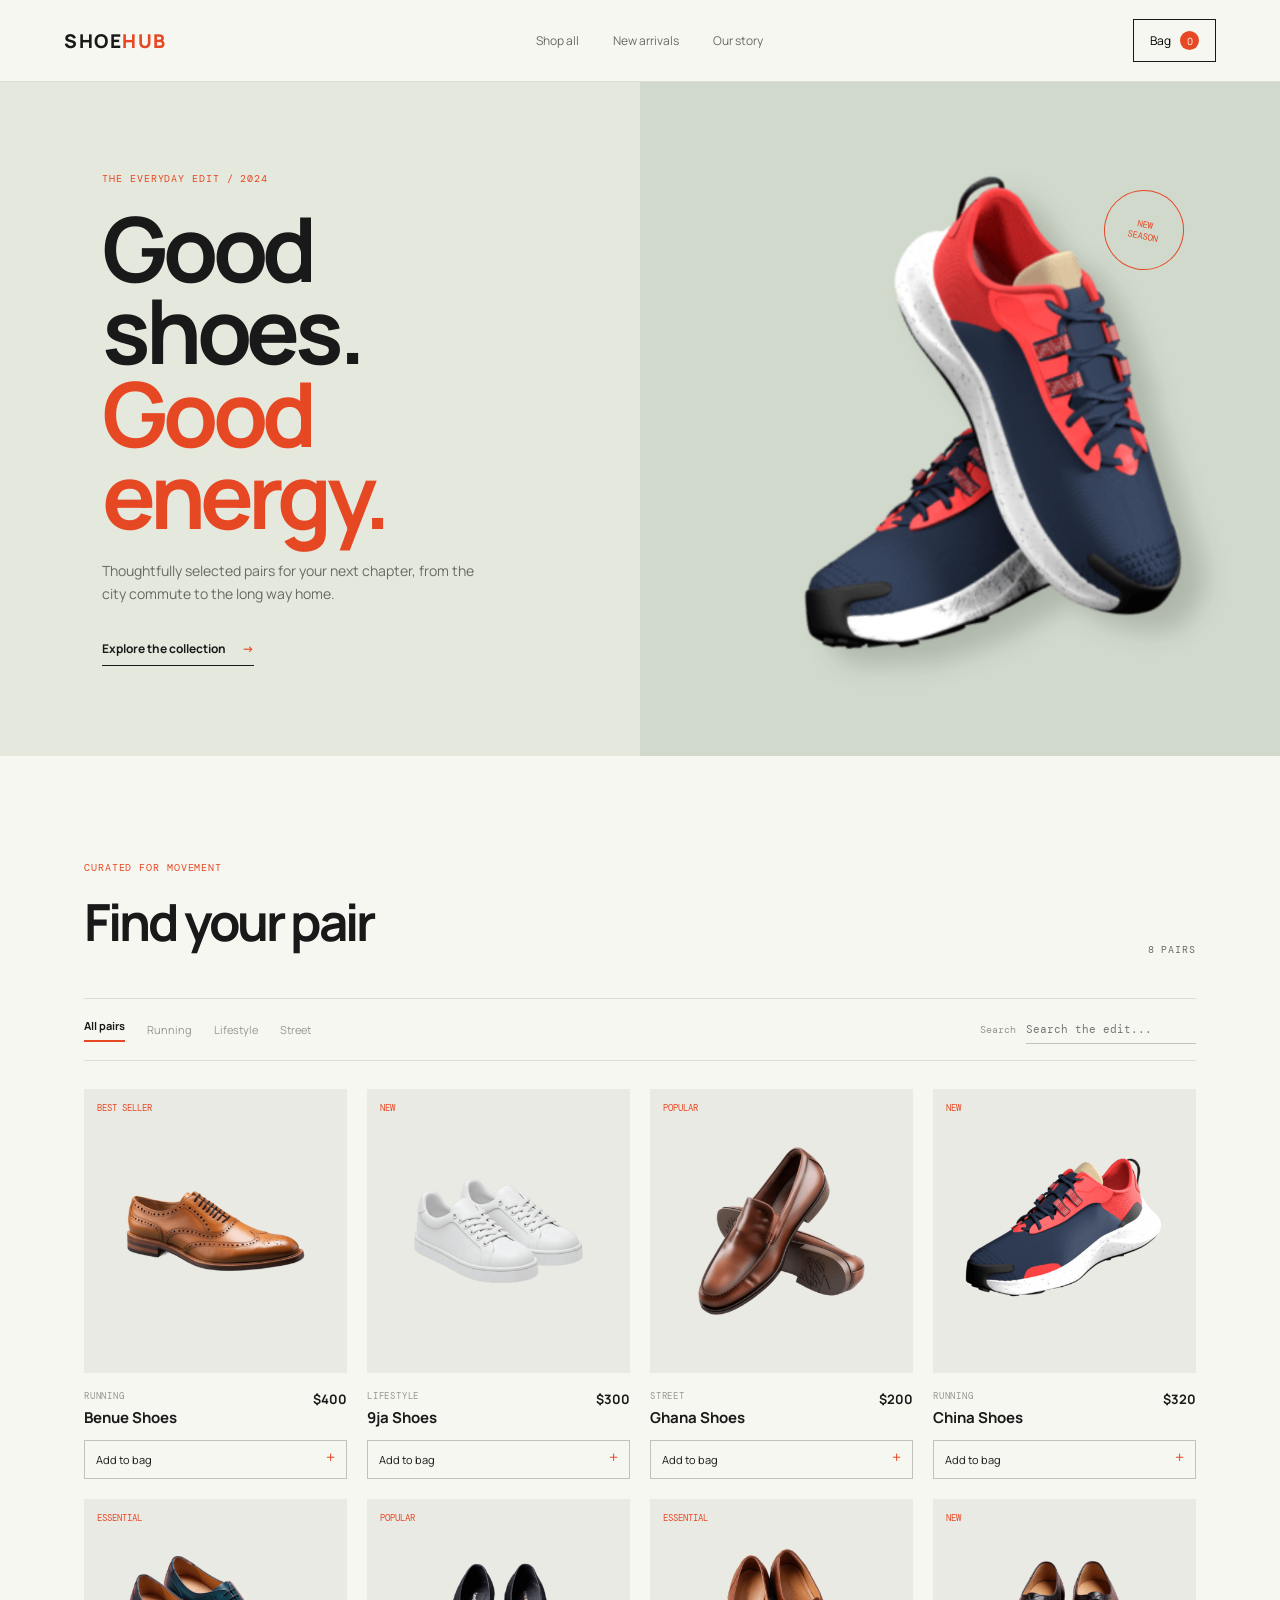
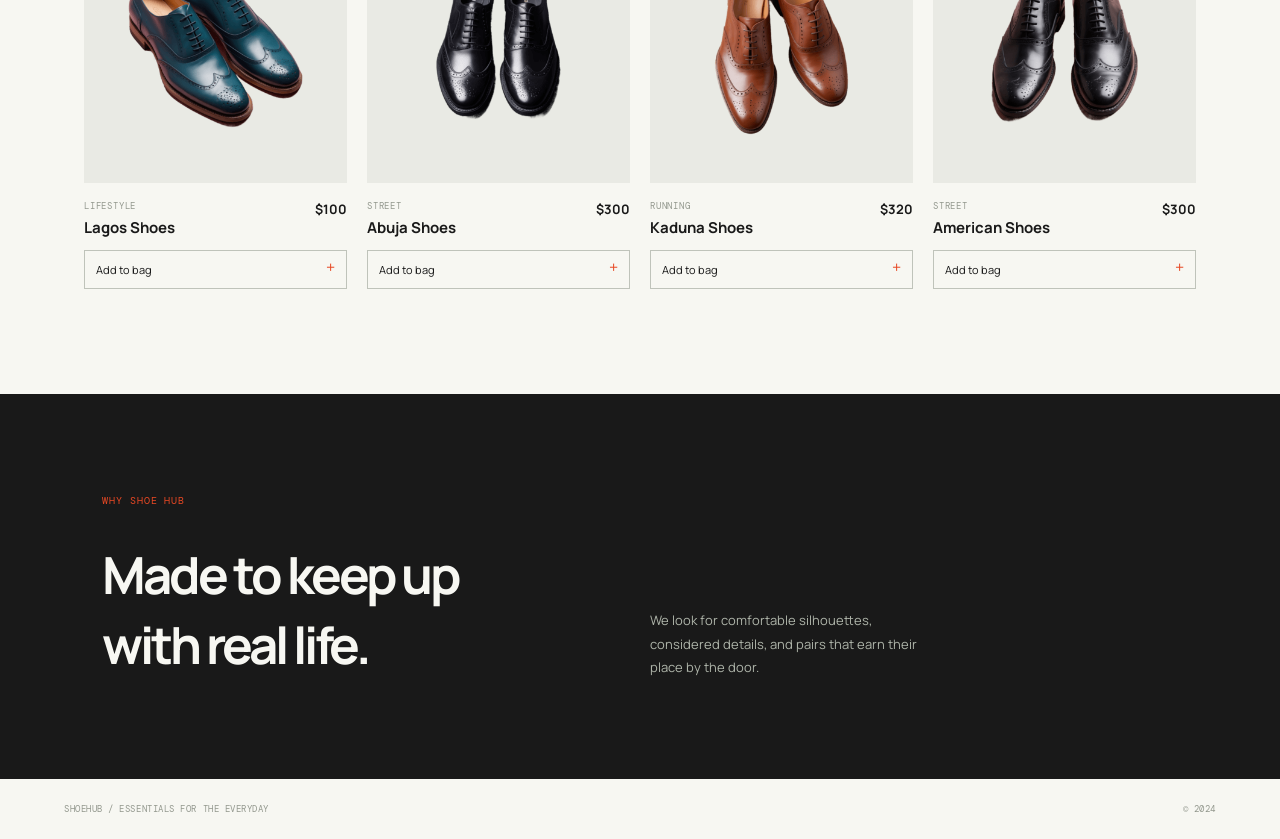
<file: shoppy/index.html>
<!DOCTYPE html>
<html lang="en">
<head>
    <meta charset="UTF-8">
    <meta name="viewport" content="width=device-width, initial-scale=1.0">
    <title>SHOE HUB | Everyday pairs, elevated</title>
    <link rel="stylesheet" href="style.css">
</head>
<body>
    
    <header class="site-header">
        <a class="logo" href="index.html" aria-label="Shoe Hub home">SHOE<span>HUB</span></a>
        <nav aria-label="Main navigation">
            <a href="#shop">Shop all</a>
            <a href="#new">New arrivals</a>
            <a href="#about">Our story</a>
        </nav>
        <button class="cartlink" type="button" aria-label="Open shopping bag">
            Bag <span class="cart-count">0</span>
        </button>
    </header>
    <main>
        <section class="hero" id="new">
            <div class="hero-copy">
                <p class="eyebrow">The everyday edit / 2024</p>
                <h1>Good shoes.<br><em>Good energy.</em></h1>
                <p class="hero-text">Thoughtfully selected pairs for your next chapter, from the city commute to the long way home.</p>
                <a class="hero-link" href="#shop">Explore the collection <span>-></span></a>
            </div>
            <div class="hero-art" aria-hidden="true">
                <span class="hero-stamp">NEW<br>SEASON</span>
                <img src="images/four.webp" alt="">
            </div>
        </section>
        <section class="shop-section" id="shop">
            <div class="section-heading">
                <div>
                    <p class="eyebrow">Curated for movement</p>
                    <h2>Find your pair</h2>
                </div>
                <span class="product-total">8 pairs</span>
            </div>
            <div class="shop-tools">
                <div class="filters" aria-label="Filter products">
                    <button class="filter active" data-filter="all" type="button">All pairs</button>
                    <button class="filter" data-filter="running" type="button">Running</button>
                    <button class="filter" data-filter="lifestyle" type="button">Lifestyle</button>
                    <button class="filter" data-filter="street" type="button">Street</button>
                </div>
                <label class="search"><span>Search</span><input type="search" class="inputsearch" placeholder="Search the edit..." aria-label="Search products"></label>
            </div>
            <div class="container"></div>
        </section>
        <section class="about" id="about">
            <p class="eyebrow">Why Shoe Hub</p>
            <h2>Made to keep up<br>with real life.</h2>
            <p>We look for comfortable silhouettes, considered details, and pairs that earn their place by the door.</p>
        </section>
    </main>
    <div class="notification" role="status"></div>
    <div class="cart-backdrop"></div>
    <aside class="cartlist" aria-label="Shopping bag" aria-hidden="true"></aside>
    <footer><span>SHOEHUB / ESSENTIALS FOR THE EVERYDAY</span><span>© 2024</span></footer>

    <script src="script.js"></script>
</body>
</html>
</file>
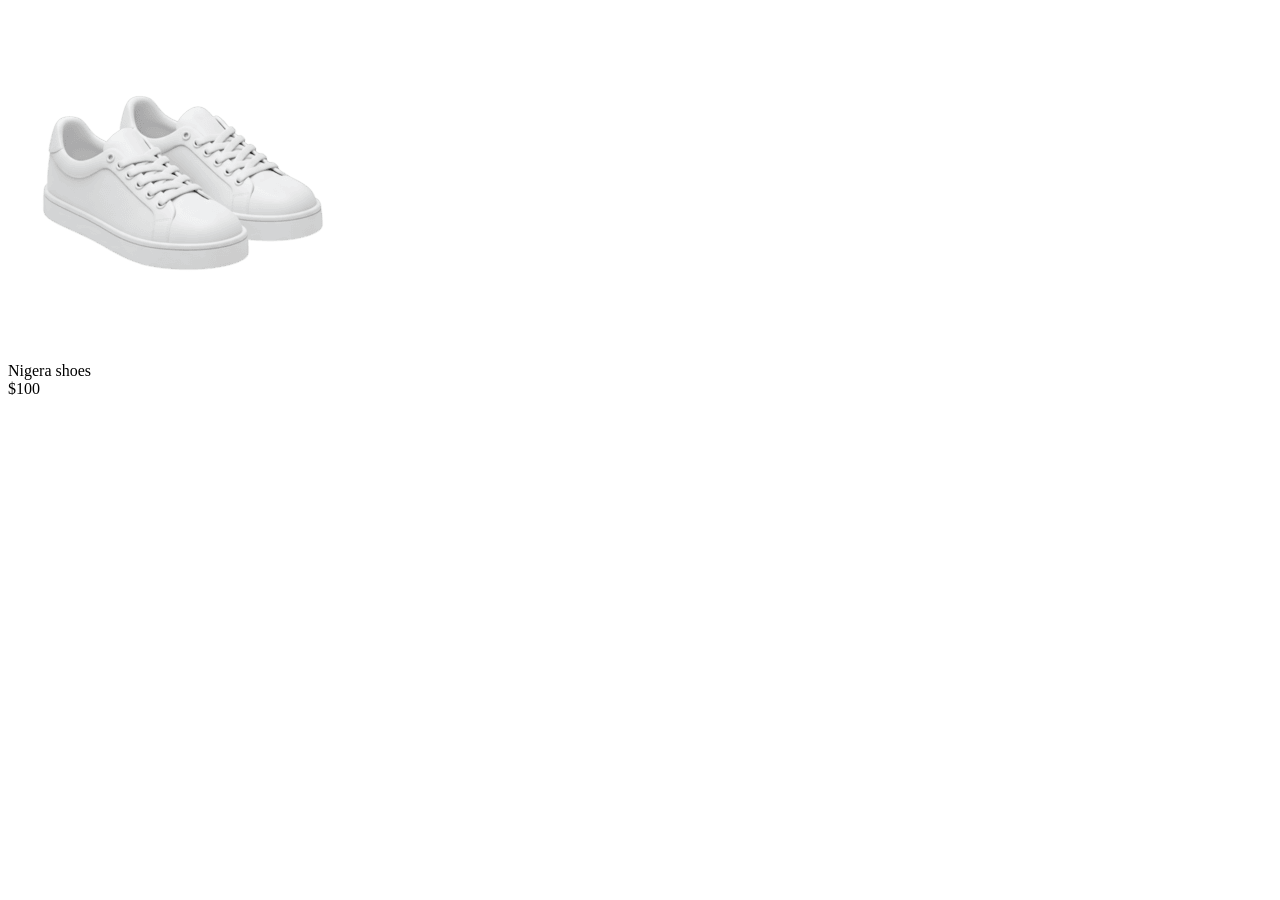
<file: shoppy/cart.html>
<!DOCTYPE html>
<html lang="en">
<head>
    <meta charset="UTF-8">
    <meta name="viewport" content="width=device-width, initial-scale=1.0">
    <title>Document</title>
</head>
<body>
    

    <div class="cart">
        <div class="cartitem">
            <img src="images/one.png" alt="">
            <div class="name">Nigera shoes</div>
            <div class="price">$100</div>
        </div>
    </div>
</body>
</html>
</file>
<file: shoppy/style.css>
@import url('https://fonts.googleapis.com/css2?family=DM+Mono:wght@400;500&family=Manrope:wght@400;500;600;700;800&display=swap');

* {
    margin: 0;
    padding: 0;
    box-sizing: border-box;
}

body { min-height: 100vh; background: #f7f7f2; color: #191919; font-family: 'Manrope', sans-serif; }
button, input { font: inherit; }
button, a { -webkit-tap-highlight-color: transparent; }
.site-header { height: 82px; padding: 0 5vw; display: flex; align-items: center; justify-content: space-between; border-bottom: 1px solid #dcded6; background: #f7f7f2; }
.logo { color: #191919; font-size: 19px; font-weight: 800; letter-spacing: .08em; text-decoration: none; }
.logo span { color: #e74824; }
.site-header nav { display: flex; gap: 34px; }
.site-header nav a { color: #676b64; font-size: 12px; text-decoration: none; }
.site-header nav a:hover { color: #e74824; }
.cartlink { border: 1px solid #191919; background: transparent; padding: 11px 16px; cursor: pointer; font-size: 12px; }
.cart-count { display: inline-grid; place-items: center; background: #e74824; color: white; border-radius: 50%; min-width: 19px; height: 19px; margin-left: 7px; font-size: 10px; }

.hero { min-height: 530px; display: grid; grid-template-columns: 1fr 1fr; background: #e4e8dd; overflow: hidden; }
.hero-copy { padding: 90px 8vw; align-self: center; }
.eyebrow, .category, .product-total { color: #e74824; font-family: 'DM Mono', monospace; font-size: 10px; letter-spacing: .09em; text-transform: uppercase; }
h1, h2, h3, p { margin: 0; }
h1 { font-size: clamp(52px, 7vw, 100px); line-height: .92; letter-spacing: -.06em; margin: 22px 0; }
h1 em { color: #e74824; font-style: normal; }
.hero-text { max-width: 380px; color: #676b64; font-size: 14px; line-height: 1.7; }
.hero-link { display: inline-block; margin-top: 34px; color: #191919; font-size: 12px; font-weight: 700; text-decoration: none; border-bottom: 1px solid #191919; padding-bottom: 8px; }
.hero-link span { color: #e74824; margin-left: 14px; }
.hero-art { position: relative; display: grid; place-items: center; background: #d0d9cb; }
.hero-art img { width: min(75%, 500px); transform: rotate(-12deg); filter: drop-shadow(20px 22px 12px rgba(25,25,25,.18)); }
.hero-stamp { position: absolute; top: 16%; right: 15%; border: 1px solid #e74824; border-radius: 50%; color: #e74824; display: grid; place-items: center; width: 80px; height: 80px; text-align: center; font-family: 'DM Mono', monospace; font-size: 9px; transform: rotate(12deg); }
.shop-section { max-width: 1240px; margin: 0 auto; padding: 105px 5vw; }
.section-heading { display: flex; align-items: end; justify-content: space-between; margin-bottom: 42px; }
h2 { font-size: clamp(34px, 4vw, 55px); letter-spacing: -.06em; margin-top: 12px; }
.product-total { color: #676b64; }
.shop-tools { display: flex; justify-content: space-between; align-items: center; border-top: 1px solid #dcded6; border-bottom: 1px solid #dcded6; padding: 16px 0; margin-bottom: 28px; }
.filters { display: flex; gap: 22px; }
.filter { background: none; border: 0; padding: 0; color: #93988e; cursor: pointer; font-size: 11px; }
.filter.active { color: #191919; font-weight: 700; }
.filter.active:after { content: ''; display: block; height: 2px; margin-top: 7px; background: #e74824; }
.search { display: flex; align-items: center; gap: 10px; color: #93988e; font-family: 'DM Mono', monospace; font-size: 10px; }
.inputsearch { width: 170px; border: 0; border-bottom: 1px solid #bfc3ba; padding: 7px 0; outline: none; background: transparent; font-size: 11px; }
.container { display: grid; grid-template-columns: repeat(4, 1fr); gap: 20px; }
.shoe { min-width: 0; }
.shoe-image { position: relative; aspect-ratio: 1 / 1.08; display: grid; place-items: center; background: #e9eae4; overflow: hidden; }
.shoe-image img { width: 80%; transition: transform .35s ease; }
.shoe:hover .shoe-image img { transform: scale(1.08) rotate(-4deg); }
.tag { position: absolute; top: 13px; left: 13px; z-index: 1; color: #e74824; font: 9px 'DM Mono', monospace; text-transform: uppercase; }
.shoe-info { display: flex; justify-content: space-between; align-items: start; gap: 10px; padding: 17px 0 12px; }
.category { color: #93988e; font-size: 9px; }
.shoe h3 { font-size: 15px; margin-top: 5px; text-transform: capitalize; }
.price { font-size: 13px; white-space: nowrap; }
.add-button { width: 100%; border: 1px solid #bfc3ba; background: transparent; color: #191919; padding: 11px; text-align: left; font-size: 11px; cursor: pointer; }
.add-button span { float: right; color: #e74824; font-size: 16px; line-height: 10px; }
.add-button:hover { background: #e74824; border-color: #e74824; color: white; }
.add-button:hover span { color: white; }
.empty-results { grid-column: 1/-1; color: #676b64; padding: 30px 0; }
.about { padding: 100px 8vw; background: #191919; color: #f7f7f2; display: grid; grid-template-columns: 1fr 1fr; gap: 20px; }
.about .eyebrow { grid-column: 1/-1; }.about h2 { color: #f7f7f2; }.about > p:last-child { max-width: 280px; color: #aeb4a9; line-height: 1.8; align-self: end; font-size: 13px; }
footer { padding: 24px 5vw; display: flex; justify-content: space-between; color: #93988e; font: 9px 'DM Mono', monospace; letter-spacing: .06em; }
.notification { position: fixed; top: -80px; left: 50%; transform: translateX(-50%); z-index: 20; background: #191919; color: #f7f7f2; padding: 15px 24px; font-size: 12px; transition: top .3s ease; }.notificationshoe { top: 20px; }
.cart-backdrop { position: fixed; inset: 0; background: rgba(25,25,25,.35); opacity: 0; pointer-events: none; transition: opacity .3s; z-index: 8; }.show-backdrop { opacity: 1; pointer-events: auto; }
.cartlist { position: fixed; inset: 0 0 0 auto; z-index: 10; width: min(420px, 100%); padding: 32px; background: #f7f7f2; transform: translateX(100%); transition: transform .35s ease; display: flex; flex-direction: column; }.showcartlist { transform: translateX(0); }
.cart-header { display: flex; justify-content: space-between; border-bottom: 1px solid #dcded6; padding-bottom: 24px; }.cart-header h2 { font-size: 34px; }.cart-header h2 span { color: #e74824; font: 12px 'DM Mono', monospace; vertical-align: top; }.close-cart { border: 0; background: none; font-size: 20px; cursor: pointer; }.cart-items { flex: 1; overflow-y: auto; padding: 24px 0; }.cartitem { display: flex; gap: 15px; padding: 14px 0; border-bottom: 1px solid #dcded6; }.cartitem img { width: 90px; height: 90px; object-fit: contain; background: #e9eae4; }.cart-details { flex: 1; }.cart-details h3 { font-size: 14px; text-transform: capitalize; }.cart-details strong { display: block; margin-top: 7px; font-size: 12px; }.unit { display: flex; align-items: center; gap: 14px; margin-top: 14px; }.unit .btn { border: 1px solid #bfc3ba; background: transparent; width: 24px; height: 24px; cursor: pointer; }.cart-footer { border-top: 1px solid #dcded6; padding-top: 22px; }.cart-footer > div { display: flex; justify-content: space-between; margin-bottom: 20px; font-size: 13px; }.checkout { width: 100%; border: 0; background: #e74824; color: white; padding: 15px; text-align: left; cursor: pointer; }.checkout span { float: right; }.cart-footer p { color: #93988e; font-size: 10px; text-align: center; margin-top: 12px; }.empty-cart { margin: auto 0; text-align: center; }.empty-mark { color: #e74824; font-size: 42px; }.empty-cart h3 { font-size: 20px; margin: 14px 0 8px; }.empty-cart p { color: #93988e; font-size: 12px; }.continue-shopping { border: 1px solid #191919; background: none; padding: 12px 20px; margin-top: 24px; cursor: pointer; }
@media (max-width: 800px) { .site-header nav { display: none; }.hero { grid-template-columns: 1fr; }.hero-copy { padding: 70px 8vw 40px; }.hero-art { min-height: 300px; }.container { grid-template-columns: repeat(2, 1fr); }.shop-tools { align-items: start; gap: 20px; flex-direction: column; }.about { grid-template-columns: 1fr; padding: 70px 8vw; }.about .eyebrow { grid-column: auto; } }
@media (max-width: 440px) { .site-header { height: 68px; }.hero-copy { padding-top: 56px; }.hero-art { min-height: 240px; }.shop-section { padding-top: 70px; }.filters { gap: 13px; }.search, .inputsearch { width: 100%; }.search { justify-content: space-between; }.cartlist { padding: 24px; } }
</file>
